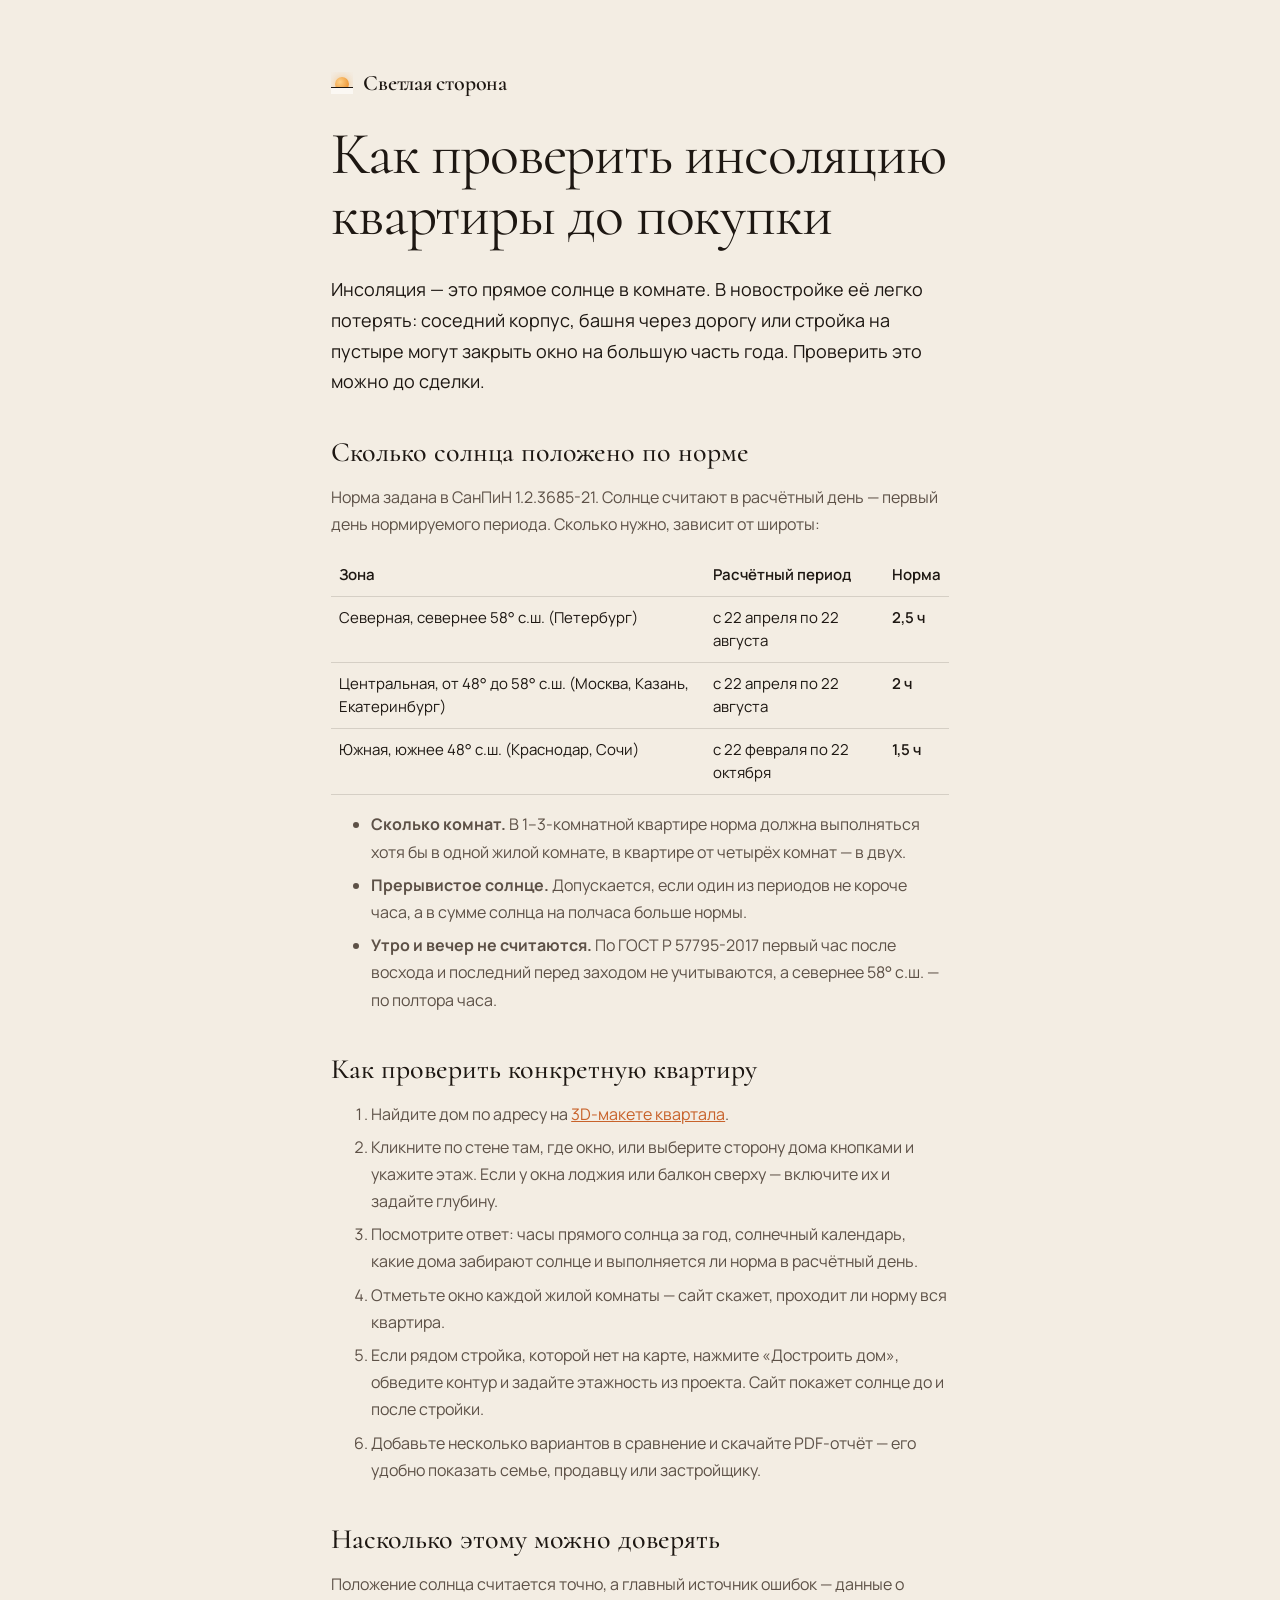
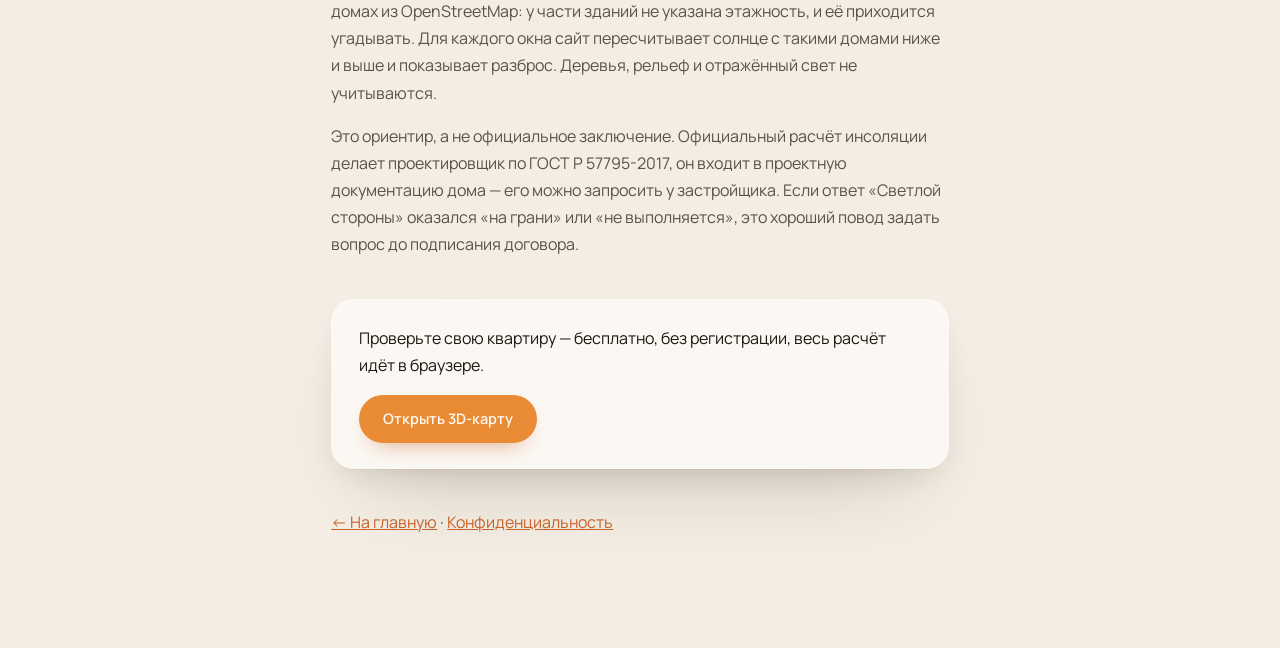
<file: insolyaciya-kvartiry.html>
<!doctype html>
<html lang="ru">
<head>
  <meta charset="utf-8">
  <meta name="viewport" content="width=device-width, initial-scale=1">
  <title>Инсоляция квартиры: как проверить солнце до покупки — Светлая сторона</title>
  <meta name="description" content="Сколько солнца положено квартире по СанПиН 1.2.3685-21, как считают инсоляцию по ГОСТ Р 57795-2017 и как за пять минут проверить конкретное окно и всю квартиру на 3D-макете.">
  <link rel="canonical" href="https://svetlaya-storona.vercel.app/insolyaciya-kvartiry.html">
  <meta property="og:type" content="article">
  <meta property="og:site_name" content="Светлая сторона">
  <meta property="og:locale" content="ru_RU">
  <meta property="og:title" content="Инсоляция квартиры: как проверить солнце до покупки">
  <meta property="og:description" content="Нормы, расчётный день и проверка конкретной квартиры на 3D-макете квартала.">
  <meta property="og:image" content="https://svetlaya-storona.vercel.app/img/og.jpg">
  <meta name="twitter:card" content="summary_large_image">
  <link rel="icon" href="data:image/svg+xml,%3Csvg xmlns='http://www.w3.org/2000/svg' viewBox='0 0 64 64'%3E%3Ccircle cx='32' cy='32' r='14' fill='%23ee9a3a'/%3E%3Cpath d='M4 46h56' stroke='%231d1712' stroke-width='4' stroke-linecap='round'/%3E%3C/svg%3E">
  <link rel="preconnect" href="https://fonts.googleapis.com">
  <link rel="preconnect" href="https://fonts.gstatic.com" crossorigin>
  <link href="https://fonts.googleapis.com/css2?family=Cormorant:wght@400;500&family=Manrope:wght@400;600&display=swap" rel="stylesheet">
  <link rel="stylesheet" href="css/style.css">
  <style>
    .doc { max-width: 720px; margin: 0 auto; padding: 72px var(--gutter) 96px; }
    .doc h1 { margin: 24px 0 20px; font: 400 clamp(38px, 6vw, 60px)/1.02 var(--serif); letter-spacing: -0.02em; }
    .doc h2 { margin: 40px 0 10px; font: 500 28px/1.1 var(--serif); }
    .doc p, .doc li { font-size: 16px; line-height: 1.7; color: var(--ink-2); }
    .doc li { margin-bottom: 6px; }
    .doc a { color: var(--sun-deep); }
    .doc .lede { max-width: none; font-size: 18px; color: var(--ink); }
    .doc a.logo { color: var(--ink); text-decoration: none; }
    .doc table { width: 100%; border-collapse: collapse; margin: 12px 0 8px; font-size: 15px; }
    .doc th, .doc td { padding: 10px 8px; border-bottom: 1px solid var(--line-2); text-align: left; vertical-align: top; }
    .doc th { font-weight: 600; color: var(--ink); }
    .doc td:nth-child(3) { white-space: nowrap; font-weight: 600; color: var(--ink); }
    .doc .cta { margin: 40px 0 0; padding: 26px 28px; border-radius: 22px; background: var(--paper); box-shadow: var(--shadow-soft); }
    .doc .cta p { margin: 0 0 16px; color: var(--ink); }
    .doc .cta a.btn { color: #fffaf3; text-decoration: none; }
  </style>
</head>
<body>
  <main class="doc">
    <a class="logo" href="./"><span class="logo-mark" aria-hidden="true"><i></i></span><span class="logo-word">Светлая сторона</span></a>
    <h1>Как проверить инсоляцию квартиры до&nbsp;покупки</h1>
    <p class="lede">Инсоляция — это прямое солнце в комнате. В новостройке её легко потерять: соседний корпус, башня через дорогу или стройка на пустыре могут закрыть окно на большую часть года. Проверить это можно до сделки.</p>

    <h2>Сколько солнца положено по норме</h2>
    <p>Норма задана в СанПиН 1.2.3685-21. Солнце считают в расчётный день — первый день нормируемого периода. Сколько нужно, зависит от широты:</p>
    <table>
      <thead><tr><th>Зона</th><th>Расчётный период</th><th>Норма</th></tr></thead>
      <tbody>
        <tr><td>Северная, севернее 58° с.ш. (Петербург)</td><td>с 22 апреля по 22 августа</td><td>2,5 ч</td></tr>
        <tr><td>Центральная, от 48° до 58° с.ш. (Москва, Казань, Екатеринбург)</td><td>с 22 апреля по 22 августа</td><td>2 ч</td></tr>
        <tr><td>Южная, южнее 48° с.ш. (Краснодар, Сочи)</td><td>с 22 февраля по 22 октября</td><td>1,5 ч</td></tr>
      </tbody>
    </table>
    <ul>
      <li><b>Сколько комнат.</b> В 1–3-комнатной квартире норма должна выполняться хотя бы в одной жилой комнате, в квартире от четырёх комнат — в двух.</li>
      <li><b>Прерывистое солнце.</b> Допускается, если один из периодов не короче часа, а в сумме солнца на полчаса больше нормы.</li>
      <li><b>Утро и вечер не считаются.</b> По ГОСТ Р 57795-2017 первый час после восхода и последний перед заходом не учитываются, а севернее 58° с.ш. — по полтора часа.</li>
    </ul>

    <h2>Как проверить конкретную квартиру</h2>
    <ol>
      <li>Найдите дом по адресу на <a href="./">3D-макете квартала</a>.</li>
      <li>Кликните по стене там, где окно, или выберите сторону дома кнопками и укажите этаж. Если у окна лоджия или балкон сверху — включите их и задайте глубину.</li>
      <li>Посмотрите ответ: часы прямого солнца за год, солнечный календарь, какие дома забирают солнце и выполняется ли норма в расчётный день.</li>
      <li>Отметьте окно каждой жилой комнаты — сайт скажет, проходит ли норму вся квартира.</li>
      <li>Если рядом стройка, которой нет на карте, нажмите «Достроить дом», обведите контур и задайте этажность из проекта. Сайт покажет солнце до и после стройки.</li>
      <li>Добавьте несколько вариантов в сравнение и скачайте PDF-отчёт — его удобно показать семье, продавцу или застройщику.</li>
    </ol>

    <h2>Насколько этому можно доверять</h2>
    <p>Положение солнца считается точно, а главный источник ошибок — данные о домах из OpenStreetMap: у части зданий не указана этажность, и её приходится угадывать. Для каждого окна сайт пересчитывает солнце с такими домами ниже и выше и показывает разброс. Деревья, рельеф и отражённый свет не учитываются.</p>
    <p>Это ориентир, а не официальное заключение. Официальный расчёт инсоляции делает проектировщик по ГОСТ Р 57795-2017, он входит в проектную документацию дома — его можно запросить у застройщика. Если ответ «Светлой стороны» оказался «на грани» или «не выполняется», это хороший повод задать вопрос до подписания договора.</p>

    <div class="cta">
      <p>Проверьте свою квартиру — бесплатно, без регистрации, весь расчёт идёт в браузере.</p>
      <a class="btn btn-sun" href="./">Открыть 3D-карту</a>
    </div>

    <p style="margin-top: 40px"><a href="./">← На главную</a> · <a href="privacy.html">Конфиденциальность</a></p>
  </main>
</body>
</html>
</file>
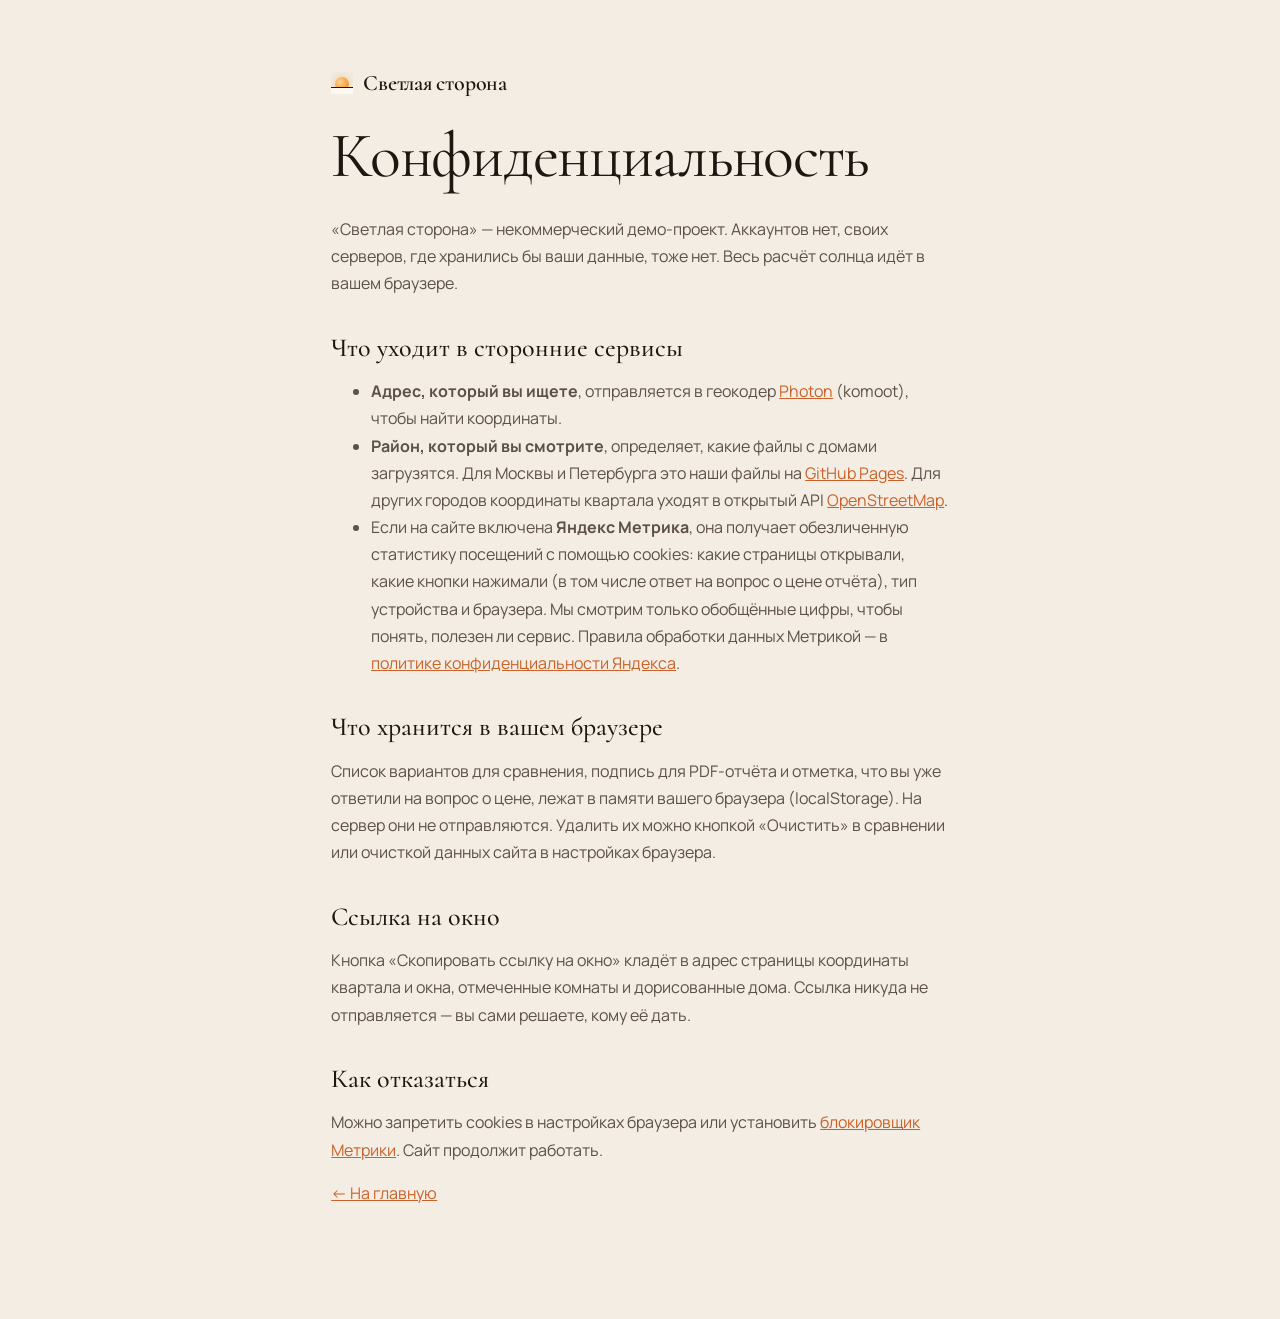
<file: privacy.html>
<!doctype html>
<html lang="ru">
<head>
  <meta charset="utf-8">
  <meta name="viewport" content="width=device-width, initial-scale=1">
  <title>Конфиденциальность — Светлая сторона</title>
  <link rel="preconnect" href="https://fonts.googleapis.com">
  <link rel="preconnect" href="https://fonts.gstatic.com" crossorigin>
  <link href="https://fonts.googleapis.com/css2?family=Cormorant:wght@400;500&family=Manrope:wght@400;600&display=swap" rel="stylesheet">
  <link rel="stylesheet" href="css/style.css">
  <style>
    .doc { max-width: 720px; margin: 0 auto; padding: 72px var(--gutter) 96px; }
    .doc h1 { margin: 24px 0 28px; font: 400 clamp(40px, 6vw, 64px)/1 var(--serif); letter-spacing: -0.02em; }
    .doc h2 { margin: 36px 0 10px; font: 500 26px/1.1 var(--serif); }
    .doc p, .doc li { font-size: 16px; line-height: 1.7; color: var(--ink-2); }
    .doc a { color: var(--sun-deep); }
    .doc a.logo { color: var(--ink); text-decoration: none; }
  </style>
</head>
<body>
  <main class="doc">
    <a class="logo" href="./"><span class="logo-mark" aria-hidden="true"><i></i></span><span class="logo-word">Светлая сторона</span></a>
    <h1>Конфиденциальность</h1>
    <p>«Светлая сторона» — некоммерческий демо-проект. Аккаунтов нет, своих серверов, где хранились бы ваши данные, тоже нет. Весь расчёт солнца идёт в вашем браузере.</p>

    <h2>Что уходит в сторонние сервисы</h2>
    <ul>
      <li><b>Адрес, который вы ищете</b>, отправляется в геокодер <a href="https://photon.komoot.io" target="_blank" rel="noopener">Photon</a> (komoot), чтобы найти координаты.</li>
      <li><b>Район, который вы смотрите</b>, определяет, какие файлы с домами загрузятся. Для Москвы и Петербурга это наши файлы на <a href="https://z1mo0x.github.io/svetlaya-storona-data/" target="_blank" rel="noopener">GitHub Pages</a>. Для других городов координаты квартала уходят в открытый API <a href="https://www.openstreetmap.org" target="_blank" rel="noopener">OpenStreetMap</a>.</li>
      <li>Если на сайте включена <b>Яндекс Метрика</b>, она получает обезличенную статистику посещений с помощью cookies: какие страницы открывали, какие кнопки нажимали (в том числе ответ на вопрос о цене отчёта), тип устройства и браузера. Мы смотрим только обобщённые цифры, чтобы понять, полезен ли сервис. Правила обработки данных Метрикой — в <a href="https://yandex.ru/legal/confidential/" target="_blank" rel="noopener">политике конфиденциальности Яндекса</a>.</li>
    </ul>

    <h2>Что хранится в вашем браузере</h2>
    <p>Список вариантов для сравнения, подпись для PDF-отчёта и отметка, что вы уже ответили на вопрос о цене, лежат в памяти вашего браузера (localStorage). На сервер они не отправляются. Удалить их можно кнопкой «Очистить» в сравнении или очисткой данных сайта в настройках браузера.</p>

    <h2>Ссылка на окно</h2>
    <p>Кнопка «Скопировать ссылку на окно» кладёт в адрес страницы координаты квартала и окна, отмеченные комнаты и дорисованные дома. Ссылка никуда не отправляется — вы сами решаете, кому её дать.</p>

    <h2>Как отказаться</h2>
    <p>Можно запретить cookies в настройках браузера или установить <a href="https://yandex.ru/support/metrica/general/opt-out.html" target="_blank" rel="noopener">блокировщик Метрики</a>. Сайт продолжит работать.</p>

    <p><a href="./">← На главную</a></p>
  </main>
</body>
</html>
</file>
<file: css/style.css>
/* ============ Светлая сторона — стили ============ */

:root {
  --bg: #f3ede3;
  --bg-2: #ece4d7;
  --paper: #fbf8f3;
  --ink: #1d1712;
  --ink-2: #5d5147;
  --ink-3: #998b7d;
  --line: rgba(29, 23, 18, 0.08);
  --line-2: rgba(29, 23, 18, 0.14);
  --sun: #ee9a3a;
  --sun-2: #f3b56f;
  --sun-3: #ffd28a;
  --sun-deep: #c8622a;
  --shade: #93a0bd;
  --shade-deep: #5d6d93;
  --sage: #7f9470;
  --esp: #191310;

  --serif: "Cormorant", "Cormorant Garamond", Georgia, serif;
  --sans: "Manrope", system-ui, -apple-system, "Segoe UI", sans-serif;
  --mono: "JetBrains Mono", ui-monospace, "SFMono-Regular", Consolas, monospace;

  --ease: cubic-bezier(0.32, 0.72, 0, 1);
  --ease-out: cubic-bezier(0.16, 1, 0.3, 1);
  --spring: cubic-bezier(0.34, 1.56, 0.64, 1);

  --r-xl: 2rem;
  --bezel: 6px;
  --shadow-soft: 0 1px 1px rgba(60, 40, 20, 0.03), 0 14px 34px -16px rgba(60, 40, 20, 0.2),
    0 44px 90px -44px rgba(60, 40, 20, 0.24);
  --gutter: clamp(16px, 4vw, 56px);
}

*,
*::before,
*::after { box-sizing: border-box; }

html { -webkit-text-size-adjust: 100%; scroll-behavior: smooth; }
body {
  margin: 0;
  background: var(--bg);
  color: var(--ink);
  font-family: var(--sans);
  font-size: 16px;
  line-height: 1.5;
  -webkit-font-smoothing: antialiased;
  -moz-osx-font-smoothing: grayscale;
  overflow-x: hidden;
}
button, input { font: inherit; color: inherit; }
button { cursor: pointer; border: 0; background: none; padding: 0; }
a { color: inherit; }
::selection { background: var(--sun-3); color: var(--ink); }
:focus-visible { outline: 2px solid var(--sun); outline-offset: 3px; border-radius: 8px; }
[hidden] { display: none !important; }

/* ============ Сцена ============ */
.stage { position: fixed; inset: 0; z-index: 0; }
.stage canvas { display: block; width: 100%; height: 100%; outline: none; }
.stage-veil {
  position: absolute;
  inset: 0;
  pointer-events: none;
  background: linear-gradient(90deg, rgba(243, 237, 227, 0.92) 0%, rgba(243, 237, 227, 0.7) 26%, rgba(243, 237, 227, 0) 52%);
  transition: opacity 1.2s var(--ease);
}
.is-app .stage-veil { opacity: 0; }
.is-booting .stage { opacity: 0; }
.stage { transition: opacity 1.6s var(--ease); }

.labels { position: absolute; inset: 0; pointer-events: none; overflow: hidden; }
.lbl {
  position: absolute;
  left: 0;
  top: 0;
  white-space: nowrap;
  transition: opacity 0.3s var(--ease);
  will-change: transform;
}
.lbl-hour {
  translate: -50% -170%;
  font: 500 10px/1 var(--mono);
  color: #8a5a2a;
  padding: 3px 6px;
  border-radius: 999px;
  background: rgba(251, 248, 243, 0.78);
  box-shadow: 0 0 0 1px rgba(200, 98, 42, 0.14);
}
.lbl-arc {
  translate: -50% -140%;
  font: 500 11px/1 var(--sans);
  color: var(--ink-3);
}
.lbl-win {
  translate: 14px -50%;
  font: 600 11.5px/1 var(--sans);
  color: var(--ink);
  padding: 7px 11px 7px 9px;
  border-radius: 999px;
  background: rgba(251, 248, 243, 0.92);
  box-shadow: 0 0 0 1px rgba(200, 98, 42, 0.22), 0 8px 18px -8px rgba(60, 40, 20, 0.35);
  display: inline-flex;
  align-items: center;
  gap: 7px;
}
.lbl-win::before {
  content: "";
  width: 7px;
  height: 7px;
  border-radius: 50%;
  background: var(--sun);
  box-shadow: 0 0 0 3px rgba(238, 154, 58, 0.2);
}
.is-landing .lbl-hour,
.is-landing .lbl-arc { opacity: 0.85; }

/* ============ Общие компоненты ============ */
.title, .manifest-text, .final-title, .step h3, .calendar-cap h3, .p-title, .empty h3, .qa summary, .zone-name, .norm-lede {
  text-wrap: balance;
}
.wrap { max-width: 1320px; margin: 0 auto; padding: 0 var(--gutter); }
.section { position: relative; z-index: 2; background: var(--bg); padding: clamp(96px, 12vw, 176px) 0; }

.p-kicker { display: block; font-size: 12.5px; font-weight: 600; color: var(--ink-3); }
.micro { font-size: 12px; line-height: 1.3; color: var(--ink-3); }

/* Поверхности: одна граница и одна тень */
.shell { border-radius: var(--r-xl); }
.core {
  border-radius: inherit;
  background: var(--paper);
  box-shadow: 0 0 0 1px var(--line), 0 18px 40px -28px rgba(60, 40, 20, 0.38);
}

/* Кнопки */
.btn {
  display: inline-flex;
  align-items: center;
  justify-content: center;
  gap: 8px;
  padding: 13px 24px;
  border-radius: 999px;
  font-weight: 600;
  font-size: 14.5px;
  white-space: nowrap;
  transition: transform 0.4s var(--ease), background-color 0.3s var(--ease), box-shadow 0.3s var(--ease);
}
.btn:active { transform: scale(0.98); }
.btn-i { width: 15px; height: 15px; flex: none; fill: none; stroke: currentColor; stroke-width: 1.5; stroke-linecap: round; stroke-linejoin: round; }
.btn-sun { background: #e98a34; color: #fffaf3; box-shadow: 0 10px 24px -14px rgba(200, 98, 42, 0.8); }
.btn-sun:hover { background: #de7d28; }
.btn-ink { background: var(--ink); color: var(--paper); }
.btn-ink:hover { background: #2c231c; }
.btn-ghost { background: transparent; color: var(--ink); box-shadow: inset 0 0 0 1px var(--line-2); }
.btn-ghost:hover { background: rgba(29, 23, 18, 0.05); }
.btn-sm { padding: 9px 16px; font-size: 13px; }
.btn-lg { padding: 18px 34px; font-size: 17px; }

/* Логотип */
.logo { display: inline-flex; align-items: center; gap: 10px; text-decoration: none; }
.logo-mark { position: relative; width: 22px; height: 22px; flex: none; overflow: hidden; }
.logo-mark i {
  position: absolute;
  left: 4px;
  top: 5px;
  width: 14px;
  height: 14px;
  border-radius: 50%;
  background: radial-gradient(circle at 35% 35%, #ffd28a, #ee9a3a 70%);
  box-shadow: 0 0 10px rgba(238, 154, 58, 0.55);
}
.logo-mark::after {
  content: "";
  position: absolute;
  left: 0;
  right: 0;
  top: 15px;
  height: 7px;
  background: var(--paper);
  border-top: 1.5px solid var(--ink);
}
.logo-word { font: 600 22px/1 var(--serif); letter-spacing: -0.01em; white-space: nowrap; }

/* ============ Навигация ============ */
.nav {
  position: fixed;
  top: 18px;
  left: 50%;
  z-index: 40;
  transform: translateX(-50%);
  transition: transform 0.9s var(--ease), opacity 0.6s var(--ease);
}
.nav-pill {
  display: flex;
  align-items: center;
  gap: 6px;
  padding: 6px 6px 6px 18px;
  border-radius: 999px;
  background: rgba(251, 248, 243, 0.66);
  -webkit-backdrop-filter: blur(18px) saturate(1.4);
  backdrop-filter: blur(18px) saturate(1.4);
  box-shadow: 0 0 0 1px rgba(29, 23, 18, 0.06), 0 12px 32px -14px rgba(60, 40, 20, 0.3);
}
.nav .logo { margin-right: 14px; }
.nav-links { display: flex; gap: 2px; }
.nav-links a {
  padding: 9px 14px;
  border-radius: 999px;
  font-size: 13.5px;
  font-weight: 500;
  color: var(--ink-2);
  text-decoration: none;
  white-space: nowrap;
  transition: background-color 0.4s var(--ease), color 0.4s var(--ease);
}
.nav-links a:hover { background: rgba(29, 23, 18, 0.05); color: var(--ink); }
.nav-cta { margin-left: 8px; }
.is-app .nav { transform: translate(-50%, -140%); opacity: 0; pointer-events: none; }

.burger { display: none; position: relative; width: 42px; height: 42px; border-radius: 50%; background: var(--ink); }
.burger i {
  position: absolute;
  left: 13px;
  width: 16px;
  height: 1.5px;
  background: var(--paper);
  border-radius: 2px;
  transition: transform 0.6s var(--ease), top 0.6s var(--ease);
}
.burger i:first-child { top: 17px; }
.burger i:last-child { top: 23px; }
.menu-open .burger i:first-child { top: 20px; transform: rotate(45deg); }
.menu-open .burger i:last-child { top: 20px; transform: rotate(-45deg); }

.menu {
  position: fixed;
  inset: 0;
  z-index: 35;
  display: flex;
  align-items: center;
  padding: 0 28px;
  background: rgba(243, 237, 227, 0.86);
  -webkit-backdrop-filter: blur(28px);
  backdrop-filter: blur(28px);
  opacity: 0;
  pointer-events: none;
  transition: opacity 0.6s var(--ease);
}
.menu nav { display: flex; flex-direction: column; gap: 6px; }
.menu a,
.menu .menu-cta {
  font: 400 44px/1.1 var(--serif);
  color: var(--ink);
  text-decoration: none;
  text-align: left;
  opacity: 0;
  transform: translateY(48px);
  transition: opacity 0.7s var(--ease), transform 0.9s var(--ease);
  transition-delay: calc(var(--i) * 60ms + 80ms);
}
.menu .menu-cta { margin-top: 24px; font-style: italic; color: var(--sun-deep); }
.menu-open .menu { opacity: 1; pointer-events: auto; }
.menu-open .menu a,
.menu-open .menu .menu-cta { opacity: 1; transform: none; }

/* ============ Герой ============ */
.landing { position: relative; z-index: 1; transition: opacity 0.8s var(--ease), transform 1s var(--ease); }
.hero {
  position: relative;
  min-height: 100dvh;
  padding: 0 var(--gutter);
  pointer-events: none;
}
.hero-copy {
  position: relative;
  z-index: 2;
  display: flex;
  flex-direction: column;
  align-items: flex-start;
  justify-content: center;
  min-height: 100dvh;
  max-width: 720px;
  padding: 120px 0 110px;
}
.hero-copy > * { pointer-events: auto; }
.display {
  margin: 0;
  font: 400 clamp(54px, 7.4vw, 128px)/0.92 var(--serif);
  letter-spacing: -0.025em;
  color: var(--ink);
}
.display em { font-style: italic; color: var(--sun-deep); }
.lede {
  max-width: 35ch;
  text-wrap: pretty;
  margin: 28px 0 34px;
  font-size: clamp(16px, 1.25vw, 19px);
  line-height: 1.6;
  color: var(--ink-2);
}
.hero-copy,
.readout { transition: opacity 0.9s var(--ease); }
.is-booting .hero-copy,
.is-booting .readout { opacity: 0; }

/* Поиск */
.search { position: relative; width: min(100%, 560px); z-index: 5; }
.search-core { display: flex; align-items: center; gap: 10px; padding: 6px 6px 6px 18px; }
.search-ico { width: 18px; height: 18px; flex: none; fill: none; stroke: var(--ink-3); stroke-width: 1.4; stroke-linecap: round; }
.search input {
  flex: 1;
  min-width: 0;
  height: 46px;
  border: 0;
  outline: none;
  background: transparent;
  font-size: 16px;
  color: var(--ink);
}
.search input::placeholder { color: var(--ink-3); }
.search input::-webkit-search-cancel-button { display: none; }
.suggest {
  position: absolute;
  left: 0;
  right: 0;
  top: calc(100% + 8px);
  margin: 0;
  padding: 6px;
  list-style: none;
  border-radius: 24px;
  background: rgba(251, 248, 243, 0.97);
  box-shadow: 0 0 0 1px var(--line), 0 24px 50px -20px rgba(60, 40, 20, 0.35);
  opacity: 0;
  transform: translateY(-6px) scale(0.99);
  pointer-events: none;
  transition: opacity 0.35s var(--ease), transform 0.5s var(--ease);
  max-height: 340px;
  overflow-y: auto;
}
.suggest.open { opacity: 1; transform: none; pointer-events: auto; }
.suggest li {
  display: flex;
  flex-direction: column;
  gap: 2px;
  padding: 10px 14px;
  border-radius: 18px;
  cursor: pointer;
  transition: background-color 0.25s var(--ease);
}
.suggest li:hover,
.suggest li.active { background: rgba(29, 23, 18, 0.05); }
.suggest .s-title { font-size: 14.5px; font-weight: 600; }
.suggest .s-sub { font-size: 12px; color: var(--ink-3); }
.suggest .s-note { font-size: 13px; color: var(--ink-3); cursor: default; }
.suggest .s-note:hover { background: none; }

.quick { display: flex; flex-wrap: wrap; align-items: center; gap: 8px; margin-top: 22px; }
.quick span { font-size: 12.5px; color: var(--ink-3); margin-right: 4px; }
.quick button {
  padding: 8px 14px;
  border-radius: 999px;
  font-size: 13px;
  font-weight: 500;
  background: rgba(251, 248, 243, 0.75);
  box-shadow: inset 0 0 0 1px var(--line);
  transition: transform 0.5s var(--ease), background-color 0.4s var(--ease), box-shadow 0.4s var(--ease);
}
.quick button:hover { background: var(--paper); transform: translateY(-1px); box-shadow: inset 0 0 0 1px var(--line-2), 0 8px 18px -10px rgba(60, 40, 20, 0.3); }

/* Табло в углу героя */
.readout {
  position: absolute;
  right: var(--gutter);
  bottom: 40px;
  z-index: 2;
  width: 304px;
  pointer-events: auto;
}
.readout .core { padding: 16px 18px 15px; background: rgba(251, 248, 243, 0.9); }
.readout-top { display: flex; justify-content: space-between; }
.readout-main { display: flex; align-items: baseline; justify-content: space-between; margin: 10px 0 12px; }
.readout-clock { font: 400 40px/1 var(--mono); letter-spacing: -0.04em; }
.readout-sun { display: inline-flex; align-items: center; gap: 6px; font: 500 14px var(--mono); color: var(--sun-deep); }
.readout-sun svg { width: 16px; height: 16px; fill: none; stroke: currentColor; stroke-width: 1.4; stroke-linecap: round; }
.readout-track { display: block; width: 100%; height: 22px; border-radius: 6px; }
.readout-status { display: flex; align-items: center; gap: 8px; margin: 12px 0 0; font-size: 12.5px; color: var(--ink-2); }
.readout-status i { width: 8px; height: 8px; border-radius: 50%; background: var(--sun); flex: none; transition: background-color 0.4s var(--ease); }
.readout-status.is-blocked i { background: var(--shade-deep); }
.readout-status.is-off i { background: var(--ink-3); }

.hero-hint {
  position: absolute;
  left: var(--gutter);
  bottom: 32px;
  z-index: 2;
  margin: 0;
  font-size: 12.5px;
  color: var(--ink-3);
}
@media (hover: none) { .hero-hint { display: none; } }

/* ============ Манифест ============ */
.sheet {
  position: relative;
  z-index: 2;
  background: var(--bg);
  border-radius: 44px 44px 0 0;
  box-shadow: 0 -30px 60px -40px rgba(60, 40, 20, 0.35);
}
.manifest-text {
  margin: 0;
  max-width: 1120px;
  font: 400 clamp(30px, 3.8vw, 64px)/1.06 var(--serif);
  letter-spacing: -0.018em;
}
.stats {
  display: grid;
  grid-template-columns: repeat(3, 1fr);
  margin-top: clamp(56px, 7vw, 96px);
  border-top: 1px solid var(--line-2);
}
.stat { padding: 28px 32px 0 0; }
.stat + .stat { padding-left: 32px; border-left: 1px solid var(--line-2); }
.stat-num { display: flex; align-items: baseline; gap: 6px; font: 300 clamp(64px, 6.4vw, 104px)/0.9 var(--serif); letter-spacing: -0.03em; }
.stat-num b { font-weight: 400; }
.stat-num small { font-size: 0.32em; color: var(--ink-3); letter-spacing: 0; }
.stat p { margin: 18px 0 0; max-width: 30ch; font-size: 14.5px; color: var(--ink-2); }
.stat p b { color: var(--ink); font-weight: 600; }

/* ============ Как считаем ============ */
.title {
  margin: 0;
  font: 400 clamp(40px, 5vw, 84px)/0.98 var(--serif);
  letter-spacing: -0.025em;
}
.steps {
  display: grid;
  grid-template-columns: repeat(3, 1fr);
  margin: clamp(48px, 6vw, 80px) 0 0;
  padding: 0;
  list-style: none;
  border-top: 1px solid var(--line-2);
}
.step { padding: 28px 32px 0 0; }
.step + .step { padding-left: 32px; border-left: 1px solid var(--line-2); }
.step-num { display: block; font: 400 40px/1 var(--serif); color: var(--sun-deep); }
.step h3 { margin: 22px 0 12px; font: 500 30px/1.05 var(--serif); letter-spacing: -0.01em; }
.step p { margin: 0; max-width: 40ch; font-size: 15px; line-height: 1.65; color: var(--ink-2); }
.step .step-fact { margin-top: 16px; color: var(--ink); }
.step-fact:empty { display: none; }
.calendar { margin: clamp(80px, 10vw, 140px) 0 0; }
.calendar-cap { display: flex; justify-content: space-between; align-items: flex-end; gap: 40px; margin-bottom: 28px; }
.calendar-cap h3 { margin: 0 0 12px; font: 400 clamp(32px, 3.4vw, 52px)/1 var(--serif); letter-spacing: -0.02em; }
.calendar-cap p { margin: 0; max-width: 62ch; font-size: 15px; line-height: 1.65; color: var(--ink-2); }
.calendar-cap .legend { flex: none; flex-direction: column; gap: 8px; }

/* Тепловая карта */
.heat-wrap { position: relative; padding: 0 0 0 34px; margin: 0; }
.heat { display: block; width: 100%; height: 240px; border-radius: 12px; background: #f1ebe1; cursor: crosshair; }
.heat-hours {
  position: absolute;
  left: 0;
  top: 0;
  height: 240px;
  display: flex;
  flex-direction: column;
  justify-content: space-between;
  font: 500 10px/1 var(--mono);
  color: var(--ink-3);
}
.heat-months {
  display: grid;
  grid-template-columns: repeat(12, 1fr);
  margin-top: 10px;
  font: 500 11px/1 var(--sans);
  color: var(--ink-3);
}
.heat-months span { padding-left: 2px; border-left: 1px solid var(--line); }
.legend { display: flex; flex-wrap: wrap; gap: 8px 18px; margin: 0; padding: 0; list-style: none; font-size: 13px; color: var(--ink-2); }
.legend li { display: inline-flex; align-items: center; gap: 8px; white-space: nowrap; }
.legend i { width: 11px; height: 11px; border-radius: 3px; }
.lg-lit { background: #f2a447; }
.lg-blk { background: #9aa6c0; }
.lg-beh { background: #e6ddcf; box-shadow: inset 0 0 0 1px rgba(29, 23, 18, 0.08); }
.lg-night { background: #2b2b3d; }

/* ============ Норма ============ */
.norm-sec { background: var(--esp); color: #efe7db; border-radius: 44px; margin: 0 clamp(8px, 1.4vw, 20px); }
.norm-sec .title { color: #f7f1e8; max-width: 24ch; }
.norm-top { display: flex; flex-direction: column; align-items: flex-start; gap: 26px; margin-bottom: clamp(48px, 6vw, 88px); }
.norm-grid { display: grid; grid-template-columns: 4fr 8fr; gap: clamp(40px, 6vw, 96px); align-items: start; }
.norm-intro { display: flex; flex-direction: column; align-items: flex-start; gap: 22px; padding-top: 72px; }
.norm-lede { margin: 0; font-size: 16.5px; line-height: 1.65; color: rgba(239, 231, 219, 0.78); max-width: 46ch; }
.norm-note { margin: 0; font-size: 14px; line-height: 1.6; color: rgba(239, 231, 219, 0.5); max-width: 50ch; }
.zones { display: grid; grid-template-columns: repeat(3, 1fr); gap: 14px; padding-top: 72px; position: relative; }
.lat-scale {
  position: absolute;
  left: 0;
  right: 0;
  top: 0;
  height: 40px;
  border-bottom: 1px solid rgba(255, 255, 255, 0.14);
}
.lat-scale span {
  position: absolute;
  left: var(--p);
  bottom: 10px;
  transform: translateX(-50%);
  font: 500 11px/1 var(--sans);
  color: rgba(239, 231, 219, 0.5);
  white-space: nowrap;
}
.lat-scale span::after {
  content: "";
  position: absolute;
  left: 50%;
  top: calc(100% + 4px);
  width: 1px;
  height: 7px;
  background: rgba(239, 231, 219, 0.35);
}
.lat-scale span:first-child { transform: none; }
.lat-scale span:first-child::after { left: 0; }
.lat-scale span:last-child { transform: translateX(-100%); }
.lat-scale span:last-child::after { left: auto; right: 0; }
.lat-scale .lat-mark { color: var(--sun-2); bottom: -22px; }
.lat-scale .lat-mark::after { top: auto; bottom: calc(100% + 4px); height: 12px; background: var(--sun-2); }
.zone { display: flex; flex-direction: column; min-height: 280px; padding: 26px 24px 24px; border-radius: 24px; background: #221a15; box-shadow: inset 0 0 0 1px rgba(255, 255, 255, 0.08); }
.zone-name { font: 500 26px/1 var(--serif); color: #f7f1e8; }
.zone-lat { margin-top: 10px; font-size: 13px; color: rgba(239, 231, 219, 0.55); }
.zone-val { margin-top: auto; font: 300 92px/0.9 var(--serif); letter-spacing: -0.03em; color: #f7f1e8; }
.zone-val small { font-size: 0.3em; margin-left: 6px; color: rgba(239, 231, 219, 0.5); }
.zone-period { margin-top: 14px; font-size: 13px; color: rgba(239, 231, 219, 0.6); }

/* ============ Вопросы ============ */
.faq-grid { display: grid; grid-template-columns: 5fr 7fr; gap: clamp(40px, 6vw, 96px); align-items: start; }
.faq-list { border-top: 1px solid var(--line-2); }
.qa { border-bottom: 1px solid var(--line-2); }
.qa summary {
  display: flex;
  align-items: center;
  justify-content: space-between;
  gap: 24px;
  padding: 28px 0;
  list-style: none;
  cursor: pointer;
  font: 400 clamp(24px, 2.2vw, 32px)/1.1 var(--serif);
  letter-spacing: -0.01em;
  transition: color 0.4s var(--ease);
}
.qa summary::-webkit-details-marker { display: none; }
.qa summary:hover { color: var(--sun-deep); }
.qa summary i { position: relative; width: 34px; height: 34px; flex: none; border-radius: 50%; box-shadow: inset 0 0 0 1px var(--line-2); transition: transform 0.6s var(--ease), background-color 0.4s var(--ease); }
.qa summary i::before,
.qa summary i::after { content: ""; position: absolute; left: 11px; top: 16.5px; width: 12px; height: 1px; background: currentColor; }
.qa summary i::after { transform: rotate(90deg); }
.qa[open] summary i { transform: rotate(45deg); background: rgba(238, 154, 58, 0.12); }
.qa-body p { margin: 0; padding: 0 0 30px; max-width: 62ch; font-size: 16px; line-height: 1.7; color: var(--ink-2); }
.qa[open] .qa-body { animation: qaIn 0.7s var(--ease-out); }
@keyframes qaIn { from { opacity: 0; transform: translateY(-8px); } }

/* ============ Финал ============ */
.final { padding-bottom: 40px; }
.final-inner { display: flex; flex-direction: column; align-items: center; text-align: center; gap: 48px; padding-bottom: clamp(96px, 12vw, 160px); }
.final-title { margin: 0; font: 400 clamp(48px, 7vw, 124px)/0.92 var(--serif); letter-spacing: -0.028em; }
.foot { display: flex; align-items: center; gap: 28px; padding-top: 32px; border-top: 1px solid var(--line-2); }
.foot p { margin: 0; font-size: 12.5px; color: var(--ink-3); max-width: 90ch; }
.foot a { color: var(--ink-2); }
.logo-sm .logo-word { font-size: 20px; }

/* Появление при прокрутке */
.rv [data-reveal] { opacity: 0; transform: translateY(16px); transition: opacity 0.8s var(--ease-out), transform 0.9s var(--ease-out); }
.rv [data-reveal].in { opacity: 1; transform: none; }

/* ============ Приложение ============ */
.is-app { overflow: hidden; }
.is-app .landing { opacity: 0; transform: translateY(-24px); pointer-events: none; }
.is-app.app-ready .landing { visibility: hidden; }
.app {
  position: fixed;
  inset: 0;
  z-index: 20;
  pointer-events: none;
  visibility: hidden;
  opacity: 0;
  transition: opacity 0.7s var(--ease), visibility 0s linear 0.7s;
}
.is-app .app { visibility: visible; opacity: 1; transition: opacity 0.7s var(--ease) 0.25s, visibility 0s; }
.app > * { pointer-events: auto; }
.app .panels { pointer-events: none; }
.app .panels > * { pointer-events: auto; }

.app-top {
  position: absolute;
  top: 16px;
  left: 16px;
  right: 16px;
  display: flex;
  align-items: center;
  gap: 12px;
  pointer-events: none;
}
.app-top > * { pointer-events: auto; }
.pill {
  display: inline-flex;
  align-items: center;
  gap: 10px;
  height: 52px;
  padding: 0 18px 0 14px;
  border-radius: 999px;
  background: rgba(251, 248, 243, 0.74);
  -webkit-backdrop-filter: blur(18px) saturate(1.3);
  backdrop-filter: blur(18px) saturate(1.3);
  box-shadow: 0 0 0 1px rgba(29, 23, 18, 0.06), 0 12px 30px -16px rgba(60, 40, 20, 0.35);
  font-size: 13.5px;
  white-space: nowrap;
}
.back { transition: transform 0.6s var(--ease); }
.back:hover { transform: translateX(-2px); }
.back svg { width: 16px; height: 16px; fill: none; stroke: var(--ink); stroke-width: 1.5; stroke-linecap: round; stroke-linejoin: round; }
.back-word { font: 600 19px/1 var(--serif); white-space: nowrap; }
.back .logo-mark::after { background: transparent; }
.app-search { margin: 0 auto; width: min(480px, 100%); }
.app-search.shell { -webkit-backdrop-filter: blur(18px); backdrop-filter: blur(18px); }
.app-search .core { background: rgba(251, 248, 243, 0.88); }
.app-search input { height: 38px; font-size: 14.5px; }
.place-pill { max-width: 320px; }
.place-pill span { overflow: hidden; text-overflow: ellipsis; color: var(--ink-2); }
.place-pill b { font: 500 11px var(--mono); padding: 4px 8px; border-radius: 999px; background: rgba(29, 23, 18, 0.06); }

.panels { position: absolute; inset: 0; }
.panel {
  position: absolute;
  top: 84px;
  max-height: calc(100dvh - 84px - 112px);
  display: flex;
  -webkit-backdrop-filter: blur(22px) saturate(1.3);
  backdrop-filter: blur(22px) saturate(1.3);
  transition: transform 1s var(--ease), opacity 0.8s var(--ease);
}
.panel .core { flex: 1; overflow-y: auto; overscroll-behavior: contain; background: rgba(251, 248, 243, 0.86); scrollbar-width: thin; scrollbar-color: rgba(29, 23, 18, 0.15) transparent; }
.panel-left { left: 16px; width: 318px; transform: translateX(-30px); opacity: 0; }
.panel-right { right: 16px; width: 384px; bottom: 112px; transform: translateX(30px); opacity: 0; }
.is-app .panel-left,
.is-app .panel-right { transform: none; opacity: 1; transition-delay: 0.35s; }
.is-app .panel-right { transition-delay: 0.45s; }

.p-sec { padding: 18px 20px; border-bottom: 1px solid var(--line); }
.p-sec:last-of-type { border-bottom: 0; }
.p-title { margin: 12px 0 4px; font: 500 26px/1.04 var(--serif); letter-spacing: -0.01em; }
.p-sub { margin: 0; font-size: 13px; line-height: 1.5; color: var(--ink-3); }
.p-row { display: flex; align-items: center; justify-content: space-between; gap: 12px; }
.p-label { font-size: 12.5px; font-weight: 600; color: var(--ink-2); display: inline-flex; align-items: center; gap: 8px; }
.p-value { font-size: 12.5px; font-weight: 600; color: var(--ink); }
.tag { font: 600 11px/1 var(--sans); white-space: nowrap; padding: 4px 8px; border-radius: 999px; background: rgba(29, 23, 18, 0.06); color: var(--ink-3); }
.tag.is-guess { background: rgba(238, 154, 58, 0.16); color: #9a4a17; }
.tag.is-user { background: rgba(93, 109, 147, 0.14); color: var(--shade-deep); }
.stepper { display: inline-flex; align-items: center; gap: 2px; padding: 3px; border-radius: 999px; background: rgba(29, 23, 18, 0.05); }
.stepper button { width: 30px; height: 30px; border-radius: 50%; font-size: 16px; line-height: 1; color: var(--ink-2); transition: background-color 0.3s var(--ease), transform 0.4s var(--ease); }
.stepper button:hover { background: var(--paper); color: var(--ink); }
.stepper button:active { transform: scale(0.92); }
.stepper output { min-width: 32px; text-align: center; font: 500 14px var(--mono); }
.facing { margin: 12px 0 0; font-size: 12.5px; color: var(--ink-3); }
.facing b { color: var(--ink); font-weight: 600; }
.hint { margin: 0; padding: 14px 20px 18px; font-size: 11.5px; line-height: 1.55; color: var(--ink-3); }

input[type="range"] {
  --fill: 50%;
  -webkit-appearance: none;
  appearance: none;
  width: 100%;
  height: 24px;
  margin: 12px 0 0;
  background: transparent;
  cursor: pointer;
}
input[type="range"]::-webkit-slider-runnable-track {
  height: 4px;
  border-radius: 4px;
  background: linear-gradient(90deg, var(--sun) var(--fill), rgba(29, 23, 18, 0.1) var(--fill));
}
input[type="range"]::-moz-range-track { height: 4px; border-radius: 4px; background: rgba(29, 23, 18, 0.1); }
input[type="range"]::-moz-range-progress { height: 4px; border-radius: 4px; background: var(--sun); }
input[type="range"]::-webkit-slider-thumb {
  -webkit-appearance: none;
  width: 18px;
  height: 18px;
  margin-top: -7px;
  border-radius: 50%;
  background: var(--paper);
  box-shadow: 0 0 0 1px rgba(29, 23, 18, 0.12), 0 4px 10px -2px rgba(60, 40, 20, 0.35);
  transition: transform 0.4s var(--ease);
}
input[type="range"]::-moz-range-thumb { width: 18px; height: 18px; border: 0; border-radius: 50%; background: var(--paper); box-shadow: 0 0 0 1px rgba(29, 23, 18, 0.12), 0 4px 10px -2px rgba(60, 40, 20, 0.35); }
input[type="range"]:active::-webkit-slider-thumb { transform: scale(1.15); }

.chips { display: flex; flex-wrap: wrap; gap: 6px; margin-top: 12px; }
.chips button {
  padding: 6px 11px;
  border-radius: 999px;
  font-size: 12px;
  font-weight: 500;
  color: var(--ink-2);
  background: rgba(29, 23, 18, 0.045);
  transition: background-color 0.35s var(--ease), color 0.35s var(--ease);
}
.chips button:hover { background: rgba(29, 23, 18, 0.08); }
.chips button.active { background: var(--ink); color: var(--paper); }
.months { display: grid; grid-template-columns: repeat(12, 1fr); margin-top: 2px; font: 500 10px var(--sans); color: var(--ink-3); }
.months span { text-align: center; }

/* Результаты */
.empty { padding: 34px 26px 30px; text-align: center; }
.empty-art svg { width: 132px; height: auto; }
.empty .blink { animation: blink 1.8s var(--ease) infinite; }
.empty .cursor { animation: cursor 3.2s var(--ease) infinite; }
@keyframes blink { 50% { opacity: 0.35; } }
@keyframes cursor { 0%, 100% { transform: translate(8px, 10px); } 50% { transform: none; } }
.empty h3 { margin: 18px 0 8px; font: 500 28px/1.05 var(--serif); }
.empty p { margin: 0 auto; max-width: 30ch; font-size: 13.5px; color: var(--ink-3); }
.results { display: none; }
.has-win .empty { display: none; }
.has-win .results { display: block; }

.r-hero { padding: 22px 22px 18px; }
.r-big { margin-top: 14px; font: 400 66px/0.88 var(--serif); letter-spacing: -0.03em; }
.r-big small { font-size: 0.42em; letter-spacing: 0; color: var(--ink-2); margin: 0 0.12em 0 0.06em; }
.r-cap { margin: 8px 0 0; font-size: 13px; color: var(--ink-3); }
.r-intervals { display: flex; flex-wrap: wrap; gap: 6px; margin-top: 14px; }
.r-intervals span { font: 500 11.5px var(--mono); padding: 5px 9px; border-radius: 999px; background: rgba(238, 154, 58, 0.14); color: #93460f; }
.r-intervals .none { background: rgba(93, 109, 147, 0.12); color: var(--shade-deep); }

.norm-card { margin: 0 14px 14px; padding: 14px 16px; border-radius: 20px; background: rgba(127, 148, 112, 0.14); box-shadow: inset 0 0 0 1px rgba(127, 148, 112, 0.2); transition: background-color 0.5s var(--ease); }
.norm-card.fail { background: rgba(200, 98, 42, 0.09); box-shadow: inset 0 0 0 1px rgba(200, 98, 42, 0.18); }
.norm-head { display: flex; align-items: center; justify-content: space-between; gap: 10px; }
.norm-badge { font: 700 12px/1 var(--sans); padding: 6px 10px; border-radius: 999px; background: var(--sage); color: #fff; }
.norm-card.fail .norm-badge { background: var(--sun-deep); }
.norm-card.edge { background: rgba(238, 154, 58, 0.1); box-shadow: inset 0 0 0 1px rgba(238, 154, 58, 0.25); }
.norm-card.edge .norm-badge { background: var(--sun); }
.norm-text { margin: 10px 0 0; font-size: 13px; line-height: 1.55; color: var(--ink-2); }
.norm-text b { color: var(--ink); }

.r-sec { padding: 18px 20px; border-top: 1px solid var(--line); }
.r-head { display: flex; align-items: baseline; justify-content: space-between; gap: 10px; margin-bottom: 14px; }
.r-head h4 { margin: 0; font: 500 22px/1 var(--serif); letter-spacing: -0.01em; }
.heat-wrap-sm { margin: 0; padding: 0; }
.heat-wrap-sm .heat { height: 150px; border-radius: 10px; }
.heat-wrap-sm .heat-months { font-size: 9px; margin-top: 6px; }
.legend-sm { margin-top: 12px; font-size: 11.5px; gap: 6px 14px; }
.legend-sm i { width: 9px; height: 9px; }

.blockers { margin: 0; padding: 0; list-style: none; display: flex; flex-direction: column; gap: 4px; }
.blockers li {
  display: grid;
  grid-template-columns: 1fr auto;
  gap: 4px 12px;
  padding: 10px 12px;
  border-radius: 14px;
  cursor: pointer;
  transition: background-color 0.3s var(--ease);
}
.blockers li:hover { background: rgba(29, 23, 18, 0.045); }
.b-name { font-size: 13.5px; font-weight: 600; overflow: hidden; text-overflow: ellipsis; white-space: nowrap; }
.b-meta { grid-column: 1; font-size: 11.5px; color: var(--ink-3); }
.b-share { grid-row: 1 / span 2; grid-column: 2; align-self: center; font: 500 15px var(--mono); color: var(--shade-deep); }
.b-bar { grid-column: 1 / -1; height: 3px; border-radius: 3px; background: rgba(29, 23, 18, 0.06); overflow: hidden; }
.b-bar i { display: block; height: 100%; width: 100%; background: var(--shade); transform-origin: left; transform: scaleX(var(--v)); transition: transform 1s var(--ease-out); }
.blockers .b-empty { cursor: default; font-size: 13px; color: var(--ink-3); display: block; }
.blockers .b-empty:hover { background: none; }

.acc-level { font: 600 12px/1 var(--sans); color: var(--ink-3); }
.acc-level.is-high { color: var(--sage); }
.acc-level.is-mid { color: var(--sun-deep); }
.acc-level.is-low { color: #b0442a; }
.acc-text { margin: 0; font-size: 13px; line-height: 1.55; color: var(--ink-2); }
.acc-note { margin-top: 10px; font-size: 11.5px; }

.matrix { overflow-x: auto; margin: 0 -4px; }
.matrix table { width: 100%; border-collapse: separate; border-spacing: 3px; }
.matrix th { padding: 2px 4px; font: 600 11px/1 var(--sans); color: var(--ink-3); }
.matrix tbody th { width: 30px; text-align: right; font: 500 10.5px/1 var(--mono); }
.matrix td { padding: 0; }
.matrix td button {
  position: relative;
  width: 100%;
  height: 26px;
  border-radius: 6px;
  font: 500 10.5px/1 var(--mono);
  color: var(--ink);
  background: color-mix(in srgb, #f2a447 calc(var(--v, 0) * 88%), #f1ebe1);
  transition: box-shadow 0.25s var(--ease);
}
.matrix td.wait button { color: var(--ink-3); background: #f1ebe1; }
.matrix td.pass button::after,
.matrix td.edge button::after { content: ""; position: absolute; top: 4px; right: 4px; width: 5px; height: 5px; border-radius: 50%; background: var(--sage); }
.matrix td.edge button::after { background: transparent; box-shadow: inset 0 0 0 1.2px var(--sage); }
.matrix td button:hover { box-shadow: 0 0 0 1px var(--ink-2); }
.matrix td.cur button { box-shadow: 0 0 0 2px var(--ink); }
.matrix-note { margin-top: 10px; font-size: 11.5px; }
.sr { position: absolute; width: 1px; height: 1px; overflow: hidden; clip: rect(0 0 0 0); white-space: nowrap; }
.r-actions { padding-bottom: 22px; }

/* Таймлайн */
.timebar {
  position: absolute;
  left: 16px;
  right: 16px;
  bottom: 16px;
  max-width: 1120px;
  margin: 0 auto;
  border-radius: var(--r-xl);
  -webkit-backdrop-filter: blur(22px) saturate(1.3);
  backdrop-filter: blur(22px) saturate(1.3);
  transform: translateY(30px);
  opacity: 0;
  transition: transform 1s var(--ease) 0.5s, opacity 0.8s var(--ease) 0.5s;
}
.is-app .timebar { transform: none; opacity: 1; }
.timebar .core { display: flex; align-items: center; gap: 14px; padding: 8px 14px 8px 8px; background: rgba(251, 248, 243, 0.88); }
.play {
  position: relative;
  width: 46px;
  height: 46px;
  flex: none;
  border-radius: 50%;
  background: var(--ink);
  color: var(--paper);
  display: grid;
  place-items: center;
  transition: transform 0.5s var(--ease), background-color 0.3s var(--ease);
}
.play:hover { background: #2c231c; }
.play:active { transform: scale(0.94); }
.play svg { position: absolute; width: 16px; height: 16px; transition: opacity 0.3s var(--ease), transform 0.5s var(--ease); }
.i-play { fill: currentColor; transform: translateX(1px); }
.i-pause { fill: none; stroke: currentColor; stroke-width: 2.4; stroke-linecap: round; opacity: 0; transform: scale(0.6); }
.playing .i-play { opacity: 0; transform: scale(0.6); }
.playing .i-pause { opacity: 1; transform: none; }
.clock { display: flex; flex-direction: column; min-width: 96px; }
.clock span { font: 400 24px/1 var(--mono); letter-spacing: -0.03em; }
.clock small { margin-top: 5px; font: 500 10px/1 var(--mono); color: var(--ink-3); white-space: nowrap; }
.track { position: relative; flex: 1; min-width: 120px; height: 52px; padding-top: 2px; cursor: ew-resize; touch-action: none; }
.track canvas { display: block; width: 100%; height: 34px; border-radius: 8px; }
.playhead { position: absolute; top: -2px; left: 0; width: 2px; height: 42px; margin-left: -1px; background: var(--ink); border-radius: 2px; pointer-events: none; will-change: transform; }
.playhead i { position: absolute; left: 50%; top: -5px; width: 12px; height: 12px; margin-left: -6px; border-radius: 50%; background: var(--paper); box-shadow: 0 0 0 2px var(--ink); }
.track-hours { display: flex; justify-content: space-between; margin-top: 4px; font: 500 9.5px var(--mono); color: var(--ink-3); }
.ray-state {
  display: inline-flex;
  align-items: center;
  gap: 8px;
  padding: 8px 12px;
  border-radius: 999px;
  font-size: 12px;
  font-weight: 600;
  white-space: nowrap;
  background: rgba(238, 154, 58, 0.14);
  color: #93460f;
  transition: background-color 0.4s var(--ease), color 0.4s var(--ease);
}
.ray-state i { width: 8px; height: 8px; border-radius: 50%; background: currentColor; }
.ray-state.is-blocked { background: rgba(93, 109, 147, 0.14); color: var(--shade-deep); }
.ray-state.is-off { background: rgba(29, 23, 18, 0.06); color: var(--ink-3); }

.edge-note { position: absolute; top: 84px; left: 50%; transform: translateX(-50%); }
.draw-bar { position: absolute; top: 84px; left: 50%; z-index: 4; transform: translateX(-50%); }
.draw-bar .core { position: relative; display: flex; align-items: center; gap: 10px; padding: 6px 48px 6px 18px; font-size: 13px; }
.draw-bar p { margin: 0; color: var(--ink-2); }
.draw-bar .x { top: 50%; transform: translateY(-50%); }
.draw-bar .btn:disabled { opacity: 0.45; pointer-events: none; }
.add-note { margin-top: 8px; font-size: 12px; }
.focus-del { margin-top: 12px; }
.is-drawing #gl { cursor: crosshair; }
.edge-note .core { display: flex; align-items: center; gap: 14px; padding: 6px 6px 6px 18px; font-size: 13px; }
.edge-note p { margin: 0; color: var(--ink-2); }

.focus-card { position: absolute; width: 272px; z-index: 3; animation: popIn 0.6s var(--ease-out); }
.focus-card .core { padding: 16px 18px 18px; position: relative; }
.focus-card h4 { margin: 8px 30px 14px 0; font: 500 22px/1.05 var(--serif); }
.focus-card .p-sub { margin-top: 12px; font-size: 12px; }
.x { position: absolute; top: 10px; right: 10px; width: 30px; height: 30px; border-radius: 50%; display: grid; place-items: center; background: rgba(29, 23, 18, 0.05); }
.x svg { width: 13px; height: 13px; fill: none; stroke: var(--ink-2); stroke-width: 1.6; stroke-linecap: round; }
@keyframes popIn { from { opacity: 0; transform: translateY(10px) scale(0.97); } }

.tip {
  position: fixed;
  left: 0;
  top: 0;
  z-index: 60;
  max-width: 280px;
  padding: 9px 12px;
  border-radius: 14px;
  background: rgba(29, 23, 18, 0.9);
  color: var(--paper);
  font-size: 12.5px;
  line-height: 1.4;
  pointer-events: none;
  opacity: 0;
  transition: opacity 0.25s var(--ease);
}
.tip.show { opacity: 1; }
.tip b { display: block; font-weight: 600; margin-bottom: 2px; }
.tip small { display: block; color: rgba(251, 248, 243, 0.6); font-size: 11.5px; }
.tip em { font-style: normal; color: var(--sun-3); }

.loader { position: fixed; inset: 0; z-index: 55; display: grid; place-items: center; pointer-events: none; opacity: 0; transition: opacity 0.5s var(--ease); }
.loader.show { opacity: 1; }
.loader-pill { transform: translateY(10px) scale(0.98); transition: transform 0.7s var(--ease); }
.loader.show .loader-pill { transform: none; }
.loader-pill .core { display: flex; align-items: center; gap: 14px; padding: 12px 20px 12px 12px; font-size: 14px; }
.loader-sun { position: relative; width: 36px; height: 36px; border-radius: 50%; background: radial-gradient(circle at 35% 35%, #ffd28a, #ee9a3a 70%); box-shadow: 0 0 22px rgba(238, 154, 58, 0.6); animation: breathe 1.8s var(--ease) infinite; }
@keyframes breathe { 50% { transform: scale(0.86); box-shadow: 0 0 10px rgba(238, 154, 58, 0.4); } }
.loader-bar { width: 110px; height: 3px; border-radius: 3px; background: rgba(29, 23, 18, 0.08); overflow: hidden; }
.loader-bar i { display: block; height: 100%; width: 100%; background: var(--sun); transform-origin: left; transform: scaleX(0); transition: transform 0.6s var(--ease); }

.toast {
  position: fixed;
  left: 50%;
  bottom: 110px;
  z-index: 70;
  max-width: min(520px, calc(100vw - 32px));
  padding: 12px 18px;
  border-radius: 999px;
  background: var(--ink);
  color: var(--paper);
  font-size: 13.5px;
  text-align: center;
  transform: translate(-50%, 20px);
  opacity: 0;
  pointer-events: none;
  transition: transform 0.6s var(--ease), opacity 0.4s var(--ease);
}
.toast.show { transform: translate(-50%, 0); opacity: 1; }

/* Вердикт, стороны дома, лоджия, вопрос про отчёт */
.verdict { margin: 14px 14px 0; padding: 14px 16px 15px; border-radius: 20px; background: rgba(238, 154, 58, 0.1); box-shadow: inset 0 0 0 1px rgba(238, 154, 58, 0.2); transition: opacity 0.3s var(--ease); }
.verdict[data-level="sunny"] { background: rgba(238, 154, 58, 0.14); }
.verdict[data-level="mid"] { background: rgba(29, 23, 18, 0.04); box-shadow: inset 0 0 0 1px var(--line); }
.verdict[data-level="low"] { background: rgba(93, 109, 147, 0.1); box-shadow: inset 0 0 0 1px rgba(93, 109, 147, 0.2); }
.verdict.is-busy { opacity: 0.55; }
.verdict-badge { display: inline-block; font: 500 26px/1 var(--serif); letter-spacing: -0.01em; }
.verdict[data-level="sunny"] .verdict-badge { color: var(--sun-deep); }
.verdict[data-level="low"] .verdict-badge { color: var(--shade-deep); }
.verdict-text { margin: 8px 0 0; font-size: 13px; line-height: 1.55; color: var(--ink-2); }
.verdict-text b { color: var(--ink); font-weight: 600; }
.verdict-build { margin: 10px 0 0; padding-top: 10px; border-top: 1px solid var(--line-2); font-size: 13px; line-height: 1.55; color: var(--ink-2); }
.verdict-build b { color: var(--ink); font-weight: 600; }

/* Вся квартира */
#roomsOut { min-width: 58px; font-size: 13px; }
.rooms { margin: 12px 0 0; padding: 0; list-style: none; display: flex; flex-direction: column; gap: 4px; }
.rooms:empty { display: none; }
.room { display: flex; align-items: stretch; border-radius: 12px; background: rgba(29, 23, 18, 0.035); }
.room.cur { box-shadow: inset 0 0 0 1.5px var(--ink); }
.room-open { flex: 1; min-width: 0; display: grid; grid-template-columns: 1fr auto; gap: 2px 10px; padding: 9px 4px 9px 12px; text-align: left; }
.room-name { font-size: 13px; font-weight: 600; }
.room-meta { grid-column: 1; font-size: 11.5px; color: var(--ink-3); }
.room-norm { grid-row: 1 / span 2; grid-column: 2; align-self: center; font-size: 11.5px; font-weight: 600; color: var(--ink-3); }
.room.is-pass .room-norm { color: var(--sage); }
.room.is-edge .room-norm { color: var(--sun-deep); }
.room.is-fail .room-norm { color: #b0442a; }
.room-del { width: 34px; flex: none; font-size: 18px; color: var(--ink-3); border-radius: 0 12px 12px 0; }
.room-del:hover { color: var(--ink); background: rgba(29, 23, 18, 0.05); }
.flat-verdict { margin: 10px 0 0; padding: 10px 12px; border-radius: 12px; font-size: 13px; line-height: 1.5; color: var(--ink-2); background: rgba(29, 23, 18, 0.04); }
.flat-verdict b { color: var(--ink); font-weight: 600; }
.flat-verdict.is-pass { background: rgba(127, 148, 112, 0.15); }
.flat-verdict.is-edge { background: rgba(238, 154, 58, 0.13); }
.flat-verdict.is-fail { background: rgba(200, 98, 42, 0.1); }
#roomAdd { margin-top: 12px; }
#roomAdd:disabled { opacity: 0.5; cursor: default; }
.flat-note { margin-top: 10px; font-size: 12px; }

.sides { display: flex; flex-wrap: wrap; gap: 4px; margin-top: 14px; }
.sides button, .seg button {
  min-width: 38px;
  padding: 7px 10px;
  border-radius: 999px;
  font-size: 12px;
  font-weight: 600;
  color: var(--ink-2);
  background: rgba(29, 23, 18, 0.045);
  transition: background-color 0.3s var(--ease), color 0.3s var(--ease);
}
.sides button:hover, .seg button:hover { background: rgba(29, 23, 18, 0.08); }
.sides button.active, .seg button.active { background: var(--ink); color: var(--paper); }
.seg { display: flex; gap: 4px; margin-top: 10px; }
.seg button { flex: 1; font-weight: 500; }
.depth-row { margin-top: 12px; }
.depth-row output { min-width: 52px; }

.report-note { margin: 0 0 12px; font-size: 13px; line-height: 1.5; color: var(--ink-2); }
.report-btns { display: flex; gap: 8px; margin-bottom: 14px; }
.report-btns .btn:disabled { opacity: 0.55; cursor: progress; }

/* Опрос о цене и подпись риелтора */
.survey { margin: 0 0 14px; padding: 12px 14px; border-radius: 14px; background: rgba(238, 154, 58, 0.1); }
.survey-q { margin: 0 0 10px; font-size: 13px; font-weight: 600; }
.survey-btns { display: flex; flex-wrap: wrap; gap: 6px; }
.survey-btns button { padding: 7px 11px; border-radius: 999px; font-size: 12.5px; background: var(--paper); box-shadow: inset 0 0 0 1px var(--line-2); transition: background-color 0.3s var(--ease); }
.survey-btns button:hover { background: #fff; box-shadow: inset 0 0 0 1px var(--ink-2); }
.survey-thanks { margin: 0; }
.report-sign { margin: 0 0 14px; font-size: 13px; }
.report-sign summary { cursor: pointer; color: var(--ink-2); }
.report-sign input { width: 100%; margin-top: 10px; padding: 10px 12px; border: 0; border-radius: 12px; background: rgba(29, 23, 18, 0.05); font-size: 13px; }
.report-sign input:focus { outline: 2px solid var(--sun); outline-offset: 0; }
.report-sign .p-sub { margin-top: 6px; font-size: 11.5px; }

/* Сравнение вариантов */
.compare { width: min(860px, calc(100vw - 32px)); max-height: calc(100vh - 48px); padding: 22px 24px; border: 0; border-radius: 22px; background: var(--paper); color: var(--ink); box-shadow: var(--shadow-soft); }
.compare::backdrop { background: rgba(25, 19, 16, 0.42); }
.cmp-head { display: flex; justify-content: space-between; align-items: center; margin-bottom: 14px; }
.cmp-head h3 { margin: 0; font: 500 28px/1.1 var(--serif); }
.cmp-close { width: 36px; height: 36px; border-radius: 50%; font-size: 22px; color: var(--ink-2); }
.cmp-close:hover { background: rgba(29, 23, 18, 0.06); }
.cmp-table { overflow-x: auto; }
.cmp-table table { width: 100%; min-width: 620px; border-collapse: collapse; font-size: 13px; }
.cmp-table th { text-align: left; font-weight: 500; font-size: 11.5px; color: var(--ink-3); padding: 0 10px 8px; }
.cmp-table td { padding: 10px; border-top: 1px solid var(--line-2); vertical-align: top; }
.cmp-table td small { display: block; margin-top: 2px; font-size: 11.5px; color: var(--ink-3); }
.cmp-table .num { font: 500 14px var(--mono); white-space: nowrap; }
.cmp-table tr.best td:first-child b::after { content: "больше всего солнца"; display: block; margin-top: 2px; font-weight: 600; font-size: 11.5px; color: var(--sun-deep); }
.cmp-norm.is-pass { color: var(--sage); font-weight: 600; }
.cmp-norm.is-edge { color: var(--sun-deep); font-weight: 600; }
.cmp-norm.is-fail { color: #b0442a; font-weight: 600; }
.cmp-act { white-space: nowrap; text-align: right; }
.cmp-act button { padding: 6px 10px; border-radius: 999px; font-size: 12.5px; color: var(--ink-2); }
.cmp-act button:hover { background: rgba(29, 23, 18, 0.06); color: var(--ink); }
.cmp-empty { margin: 8px 0; color: var(--ink-3); font-size: 14px; }
.cmp-note { margin-top: 14px; font-size: 12px; }
.cmp-foot { display: flex; justify-content: flex-end; gap: 8px; margin-top: 16px; }

.cookie {
  position: fixed;
  left: 50%;
  bottom: 16px;
  z-index: 80;
  display: flex;
  align-items: center;
  gap: 12px;
  width: max-content;
  max-width: calc(100vw - 24px);
  padding: 10px 10px 10px 18px;
  border-radius: 999px;
  background: var(--ink);
  color: var(--paper);
  font-size: 12.5px;
  transform: translateX(-50%);
}
.cookie a { color: var(--sun-3); }
.cookie button { padding: 7px 14px; border-radius: 999px; background: rgba(255, 255, 255, 0.14); color: var(--paper); font-weight: 600; }
@media (max-width: 767px) { .cookie { border-radius: 18px; flex-wrap: wrap; } }

/* ============ Адаптив ============ */
@media (max-width: 1240px) {
  .panel-left { width: 288px; }
  .panel-right { width: 348px; }
}

@media (max-width: 1100px) {
  .nav-links { display: none; }
  .readout { display: none; }
  .zones { grid-template-columns: 1fr; padding-top: 72px; }
  .zone { min-height: 0; }
  .zone-val { margin-top: 20px; }
  .norm-grid, .faq-grid { grid-template-columns: 1fr; }
  .norm-intro { padding-top: 0; }
}

/* Приложение на планшетах и телефонах: нижняя шторка */
@media (max-width: 960px) {
  .app-top { top: 10px; left: 10px; right: 10px; gap: 8px; }
  .place-pill, .back-word { display: none; }
  .back { padding: 0 14px; height: 50px; }
  .app-search { flex: 1; width: auto; min-width: 0; }
  .app-search .btn { display: none; }
  .app-search input { width: 100%; }
  .panels { display: flex; flex-direction: column; }
  .panel-right { order: -1; }
  .panel-left { border-top: 1px solid var(--line); }
  .panels {
    position: absolute;
    inset: auto 0 0 0;
    max-height: 48dvh;
    overflow-y: auto;
    overscroll-behavior: contain;
    border-radius: 28px 28px 0 0;
    background: rgba(251, 248, 243, 0.95);
    -webkit-backdrop-filter: blur(22px);
    backdrop-filter: blur(22px);
    box-shadow: 0 -18px 40px -24px rgba(60, 40, 20, 0.45), 0 0 0 1px var(--line);
    pointer-events: auto;
    transform: translateY(40px);
    opacity: 0;
    transition: transform 1s var(--ease) 0.3s, opacity 0.8s var(--ease) 0.3s;
  }
  .panels::before { content: ""; display: block; width: 40px; height: 4px; margin: 10px auto 0; border-radius: 4px; background: rgba(29, 23, 18, 0.15); }
  .is-app .panels { transform: none; opacity: 1; }
  .panel, .panel-left, .panel-right {
    position: static;
    width: auto;
    max-height: none;
    padding: 0;
    background: none;
    box-shadow: none;
    -webkit-backdrop-filter: none;
    backdrop-filter: none;
    transform: none;
    opacity: 1;
  }
  .panel .core { background: transparent; box-shadow: none; overflow: visible; border-radius: 0; }
  .panel-left .hint { display: none; }
  .panel-left .p-sec:first-child { padding-top: 12px; }
  .timebar { left: 10px; right: 10px; bottom: calc(48dvh + 10px); }
  .timebar .core { gap: 10px; }
  .clock { min-width: 70px; }
  .clock span { font-size: 19px; }
  .clock small { display: none; }
  .ray-state { display: none; }
  .play { width: 40px; height: 40px; }
  .edge-note, .draw-bar { top: 70px; width: calc(100% - 20px); }
  .draw-bar .core { flex-wrap: wrap; }
  .edge-note .core { flex-direction: column; align-items: flex-start; padding: 12px 14px; }
  .focus-card { left: 10px !important; right: 10px; top: 70px !important; width: auto; }
}

@media (max-width: 767px) {
  .nav { top: 12px; width: calc(100% - 24px); }
  .nav-pill { justify-content: space-between; padding-left: 16px; }
  .nav-cta { display: none; }
  .burger { display: block; }
  .stage-veil { background: linear-gradient(180deg, rgba(243, 237, 227, 0.9) 0%, rgba(243, 237, 227, 0.6) 30%, rgba(243, 237, 227, 0) 52%); }
  .hero { min-height: 150dvh; }
  .hero-copy { justify-content: flex-start; padding: 112px 0 40px; min-height: 0; }
  .quick span { display: none; }
  .display { font-size: clamp(46px, 13vw, 64px); }
  .search-core { padding-left: 14px; }
  .search .btn-sun { padding: 12px 16px; }
  .sheet { border-radius: 30px 30px 0 0; }
  .stats, .steps { grid-template-columns: 1fr; }
  .stat, .step { padding: 24px 0; }
  .stat + .stat, .step + .step { padding-left: 0; border-left: 0; border-top: 1px solid var(--line-2); }
  .calendar-cap { flex-direction: column; align-items: flex-start; gap: 20px; }
  .calendar-cap .legend { flex-direction: row; }
  .heat-wrap { margin: 0; padding-left: 28px; }
  .heat { height: 200px; }
  .heat-hours { height: 200px; }
  .heat-months span:nth-child(even) { visibility: hidden; }
  .norm-sec { border-radius: 30px; margin: 0 6px; }
  .lat-scale span:not(.lat-mark):nth-child(2), .lat-scale span:not(.lat-mark):nth-child(4) { display: none; }
  .foot { flex-direction: column; align-items: flex-start; gap: 14px; }
  .final-inner { gap: 36px; }
}

@media (prefers-reduced-motion: reduce) {
  *, *::before, *::after { animation-duration: 0.01ms !important; animation-iteration-count: 1 !important; transition-duration: 0.01ms !important; }
}

/* ============ PDF-отчёт: только при печати из кнопки «PDF» ============ */
.print-report { display: none; }
@media print {
  @page { size: A4; margin: 14mm 14mm 16mm; }
  body.is-printing { background: #fff; overflow: visible; }
  body.is-printing > *:not(.print-report) { display: none !important; }
  body.is-printing .print-report { display: block; }
  .pr { color: var(--ink); font: 10pt/1.45 var(--sans); -webkit-print-color-adjust: exact; print-color-adjust: exact; }
  .pr-head { display: flex; justify-content: space-between; align-items: baseline; padding-bottom: 3mm; border-bottom: 0.3mm solid var(--line-2); color: var(--ink-3); font-size: 8.5pt; }
  .pr-brand { font: 500 14pt/1 var(--serif); color: var(--ink); }
  .pr h1 { margin: 6mm 0 1mm; font: 500 24pt/1.1 var(--serif); letter-spacing: -0.01em; }
  .pr-sub { margin: 0 0 4mm; color: var(--ink-2); }
  .pr-shot { display: block; width: 100%; height: 72mm; object-fit: cover; border-radius: 3mm; }
  .pr-verdict { display: grid; grid-template-columns: auto 1fr; gap: 8mm; align-items: center; margin: 6mm 0 2mm; }
  .pr-num { display: flex; align-items: flex-end; gap: 2.5mm; font: 600 44pt/0.9 var(--serif); }
  .pr-num small { font: 500 8.5pt/1.3 var(--sans); color: var(--ink-2); padding-bottom: 1.5mm; }
  .pr-level { display: block; font: 500 17pt/1.1 var(--serif); margin-bottom: 1mm; }
  .pr-level.is-sunny { color: var(--sun-deep); }
  .pr-level.is-low { color: var(--shade-deep); }
  .pr-verdict p { margin: 0; color: var(--ink-2); }
  .pr-sec { margin-top: 6mm; break-inside: avoid; }
  .pr-sec h2 { margin: 0 0 2mm; font: 700 10.5pt/1.3 var(--sans); }
  .pr-sec p { margin: 0; }
  .pr-heat { display: block; width: 100%; height: 30mm; border-radius: 2mm; }
  .pr-months { display: grid; grid-template-columns: repeat(12, 1fr); text-align: center; color: var(--ink-3); font-size: 7.5pt; margin-top: 1mm; }
  .pr-legend { margin-top: 1.5mm !important; color: var(--ink-3); font-size: 8pt; }
  .pr-legend i { display: inline-block; width: 2.6mm; height: 2.6mm; border-radius: 0.6mm; margin: 0 1mm 0 2mm; vertical-align: -0.3mm; }
  .pr-legend i:first-child { margin-left: 0; }
  .pr-table { width: 100%; border-collapse: collapse; font-size: 9pt; }
  .pr-table td, .pr-table th { padding: 1.3mm 2mm; border-bottom: 0.2mm solid var(--line-2); text-align: left; }
  .pr-table .num { text-align: right; font-weight: 700; }
  .pr-matrix { break-before: page; }
  .pr-note { color: var(--ink-2); font-size: 8.5pt; margin-bottom: 2mm !important; }
  .pr-grid { font-variant-numeric: tabular-nums; }
  .pr-grid th, .pr-grid td { text-align: center; padding: 1mm; }
  .pr-grid thead th { font-weight: 700; }
  .pr-grid tbody th { color: var(--ink-3); font-weight: 500; }
  .pr-grid td.cur { outline: 0.5mm solid var(--ink); outline-offset: -0.5mm; font-weight: 700; }
  .pr-method ul { margin: 0; padding-left: 4mm; color: var(--ink-2); font-size: 8.5pt; }
  .pr-method li { margin-bottom: 1mm; }
  .pr-disclaimer { margin: 3mm 0 0; padding: 2.5mm 3.5mm; border-radius: 2mm; background: var(--bg); color: var(--ink-2); font-size: 8.5pt; }
  .pr-table small { color: var(--ink-3); font-size: 7.5pt; }
  .pr-cmp th { text-align: left; font-weight: 700; font-size: 8.5pt; }
  .pr-cmp tr.best td { background: rgba(238, 154, 58, 0.12); }
  .pr-foot { margin-top: 6mm; padding-top: 3mm; border-top: 0.3mm solid var(--line-2); color: var(--ink-3); font-size: 8pt; }
  .pr-foot a { word-break: break-all; color: var(--ink-2); text-decoration: none; }
}
</file>
